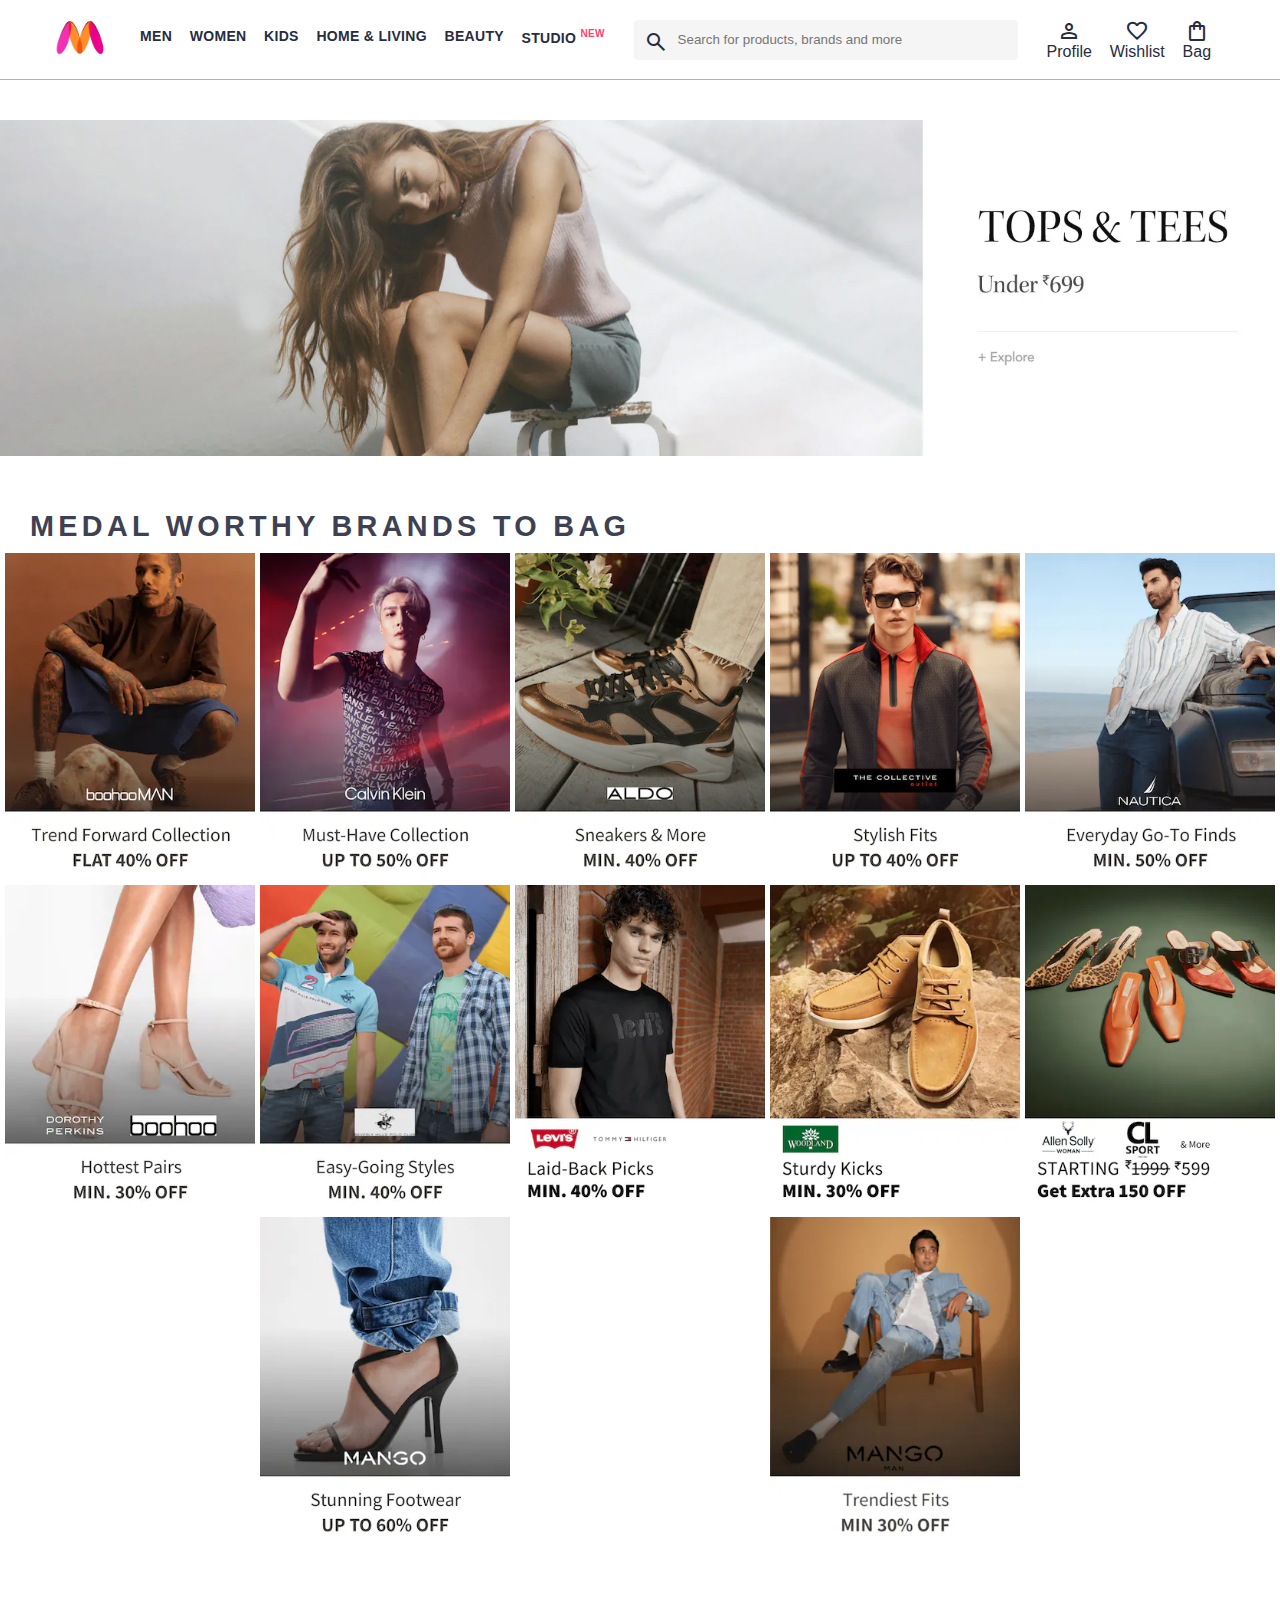
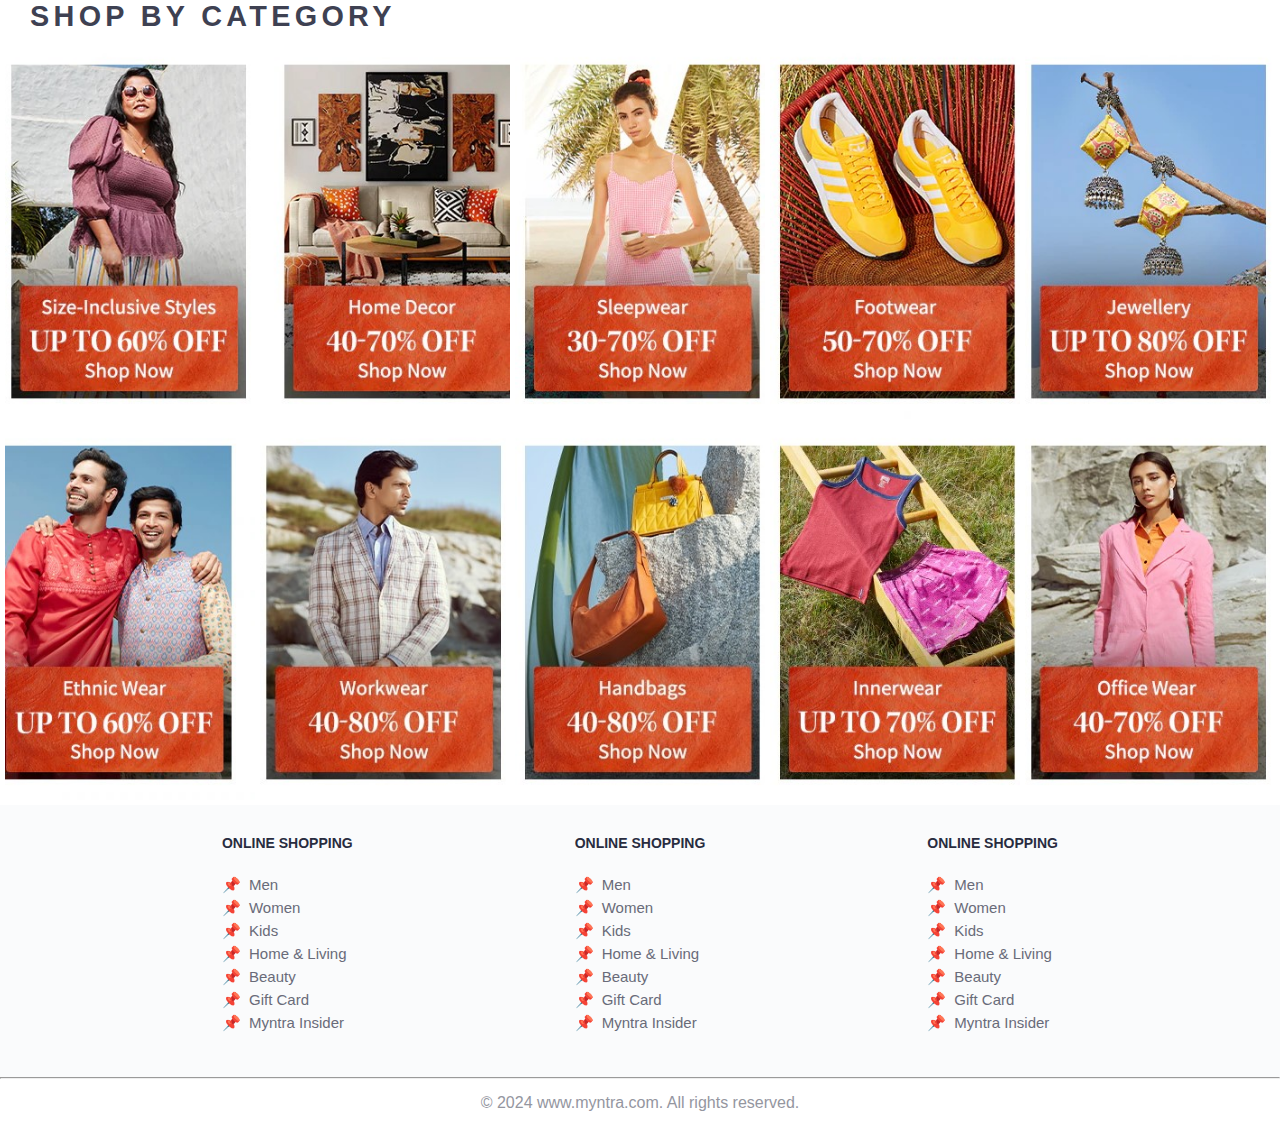
<file: clone_myntra_landing_page/index.html>
<!DOCTYPE html>
<html lang="en">

<head>
    
    <link rel="stylesheet" href="index.css">
    <link rel="stylesheet"
        href="https://fonts.googleapis.com/css2?family=Material+Symbols+Outlined:opsz,wght,FILL,GRAD@20..48,100..700,0..1,-50..200" />
        <title>Myntra Clone</title>
</head>

<body>
    <header>
        <div class="logo_container">
            <a href="#"><img class="myntra_home" src="images/myntra_logo.webp" alt="Myntra Home"></a>
        </div>
        <nav class="nav_bar" id="y">
            <a href="#">Men</a>
            <a href="#">Women</a>
            <a href="#">Kids</a>
            <a href="#">Home & Living</a>
            <a href="#">Beauty</a>
            <a href="#">Studio <sup>New</sup></a>
        </nav>
        <div class="search_bar">
            <span class="material-symbols-outlined search_icon">search</span>
            <input class="search_input" placeholder="Search for products, brands and more">
        </div>
        <div class="action_bar">
            <a href="#">
            <div class="action_container">
                <span class="material-symbols-outlined action_icon">person</span>
                <span class="action_name">Profile</span>
            </div></a>

            <a href="#">
                <div class="action_container">
                    <span class="material-symbols-outlined action_icon">favorite</span>
                    <span class="action_name">Wishlist</span>
                </div>
            </a>

            <a href="#">
                <div class="action_container">
                    <span class="material-symbols-outlined action_icon">shopping_bag</span>
                    <span class="action_name">Bag</span>
                </div>
            </a>
        </div>
    </header>
    <main>
        <div class="banner_container">
            <img class="banner_image" src="images/banner.jpg" alt="Main Banner">
        </div>
        <div class="category_heading">MEDAL WORTHY BRANDS TO BAG</div>
        <div class="category_items">
            <a href="#"><img class="sale_item" src="images/offers/1.png" loading="lazy"></a>
            <a href="#"><img class="sale_item" src="images/offers/2.png" loading="lazy"></a>
            <a href="#"><img class="sale_item" src="images/offers/3.png" loading="lazy"></a>
            <a href="#"><img class="sale_item" src="images/offers/4.png" loading="lazy"></a>
            <a href="#"><img class="sale_item" src="images/offers/5.png" loading="lazy"></a>
            <a href="#"><img class="sale_item" src="images/offers/6.png" loading="lazy"></a>
            <a href="#"><img class="sale_item" src="images/offers/7.png" loading="lazy"></a>
            <a href="#"><img class="sale_item" src="images/offers/8.png" loading="lazy"></a>
            <a href="#"><img class="sale_item" src="images/offers/9.png" loading="lazy"></a>
            <a href="#"><img class="sale_item" src="images/offers/10.png" loading="lazy"></a>
            <a href="#"><img class="sale_item" src="images/offers/11.png" loading="lazy"></a>
            <a href="#"><img class="sale_item" src="images/offers/12.png" loading="lazy"></a>
        </div>

        <div class="category_heading">SHOP BY CATEGORY</div>
        <div class="category_items">
            <a href="#"><img class="sale_item" src="images/categories/1.jpg" loading="lazy"></a>
            <a href="#"><img class="sale_item" src="images/categories/2.jpg" loading="lazy"></a>
            <a href="#"><img class="sale_item" src="images/categories/3.jpg" loading="lazy"></a>
            <a href="#"><img class="sale_item" src="images/categories/4.jpg" loading="lazy"></a>
            <a href="#"><img class="sale_item" src="images/categories/5.jpg" loading="lazy"></a>
            <a href="#"><img class="sale_item" src="images/categories/6.jpg" loading="lazy"></a>
            <a href="#"><img class="sale_item" src="images/categories/7.jpg" loading="lazy"></a>
            <a href="#"><img class="sale_item" src="images/categories/8.jpg" loading="lazy"></a>
            <a href="#"><img class="sale_item" src="images/categories/9.jpg" loading="lazy"></a>
            <a href="#"><img class="sale_item" src="images/categories/10.jpg" loading="lazy"></a>
        </div>
    </main>
    <footer>
        <div class="footer_container">
            <div class="footer_column">
                <h3>ONLINE SHOPPING</h3>

                <a href="#">Men</a>
                <a href="#">Women</a>
                <a href="#">Kids</a>
                <a href="#">Home & Living</a>
                <a href="#">Beauty</a>
                <a href="#">Gift Card</a>
                <a href="#">Myntra Insider</a>
            </div>

            <div class="footer_column">
                <h3>ONLINE SHOPPING</h3>

                <a href="#">Men</a>
                <a href="#">Women</a>
                <a href="#">Kids</a>
                <a href="#">Home & Living</a>
                <a href="#">Beauty</a>
                <a href="#">Gift Card</a>
                <a href="#">Myntra Insider</a>
            </div>

            <div class="footer_column">
                <h3>ONLINE SHOPPING</h3>

                <a href="#">Men</a>
                <a href="#">Women</a>
                <a href="#">Kids</a>
                <a href="#">Home & Living</a>
                <a href="#">Beauty</a>
                <a href="#">Gift Card</a>
                <a href="#">Myntra Insider</a>
            </div>
        </div>
        <hr>

        <div class="copyright">
            © 2024 www.myntra.com. All rights reserved.
        </div>
    </footer>
</body>

</html>
</file>
<file: clone_myntra_landing_page/index.css>
* {
    margin: 0;
    padding: 0;
    font-family: Assistant,-apple-system,BlinkMacSystemFont,Segoe UI,Roboto,Helvetica,Arial,sans-serif;
    box-sizing: border-box;
}
html,body{
    scroll-behavior: smooth;
    
}
header {
    display: flex;
    background-color: #ffffff;
    height: 80px;
    justify-content: space-between;
    align-items: center;
    border-bottom: 1px solid #b6b1b1;
}
.myntra_home {
    height: 45px;
}
.logo_container {
    margin-left: 4%;
}
.action_bar {
    margin-right: 4%;
    &>a{
        text-decoration: none;
        color: #282c3f;
    }
}
.nav_bar {
    display: flex;
    min-width: 500px;
    justify-content: space-evenly;
}
.nav_bar a {
    font-size: 14px;
    letter-spacing: .3px;
    color: #282c3f;
    font-weight: 700;
    text-transform: uppercase;
    text-decoration: none;
    padding: 28px 0;
    border-bottom: 5px solid #ffffff;
}
.nav_bar a:hover {
    border-bottom: 4px solid #f54e77;
}

.nav_bar a sup {
    color: #ff3f6c;
    font-size: 10px;
}

.search_bar {
    height: 40px;
    min-width: 200px;
    width: 30%;
    display: flex;
    align-items: center;
}
.search_icon {
    box-sizing: content-box;
    height: 20px;
    padding: 10px;

    background-color: #f5f5f6;
    color: #282c3f;
    font-weight: 300;
    border-radius: 4px 0 0 4px;
}
.search_input {
    color: #696e79;
    background-color: #f5f5f6;
    flex-grow: 1;
    height: 40px;
    border: 0;
    border-radius: 0 4px 4px 0;
}

.action_bar {
    display: flex;
    min-width: 200px;
    justify-content: space-evenly;
}

.action_container {
    display: flex;
    flex-direction: column;
    align-items: center;
    &:hover{
       cursor: pointer;
       color: #f54e77;
    }
}

/* Main section */
.banner_container {
    margin: 40px 0;
    
}
.banner_image {
    width: 100%;
}

.category_heading {
    text-transform: uppercase;
    color: #3e4152;
    letter-spacing: .15em;
    font-size: 1.8em;
    margin: 50px 0 10px 30px;
    max-height: 5em;
    font-weight: 700;
}

.category_items {
    display: flex;
    flex-wrap: wrap;
    justify-content: space-evenly;
   
    overflow: hidden;
   
}

.sale_item {
    width: 250px;
    transition: transform 0.5s ease;
    &:hover{
     transform: scale(1.03);
    }
}

.footer_container {
    padding: 30px 0px 40px 0px;
    background: #FAFBFC;
    display: flex;
    justify-content: space-evenly;
}

.footer_column {
    display: flex;
    flex-direction: column;
}

.footer_column h3 {
    color: #282c3f;
    font-size: 14px;
    margin-bottom: 25px;
}

.footer_column a {
    color: #696b79;
    font-size: 15px;
    text-decoration: none;
    padding-bottom: 5px;
    &:hover{
        color: #f54e77;
        border-bottom:2px solid #ff3f6c;
    }
   &::before {
    content: '📌';
    margin-right: 8px;
    
   }
   /* &::after {
    content: '<-';
    margin-right: 8px;
   }*/
} 

.copyright {
    color: #94969f;
    text-align: center;
    padding: 15px;
}

@media screen and (max-width:800px) {
    
    #y{
    display: none !important;
   }

   .search_bar{
    display: none;
   }
}
</file>
